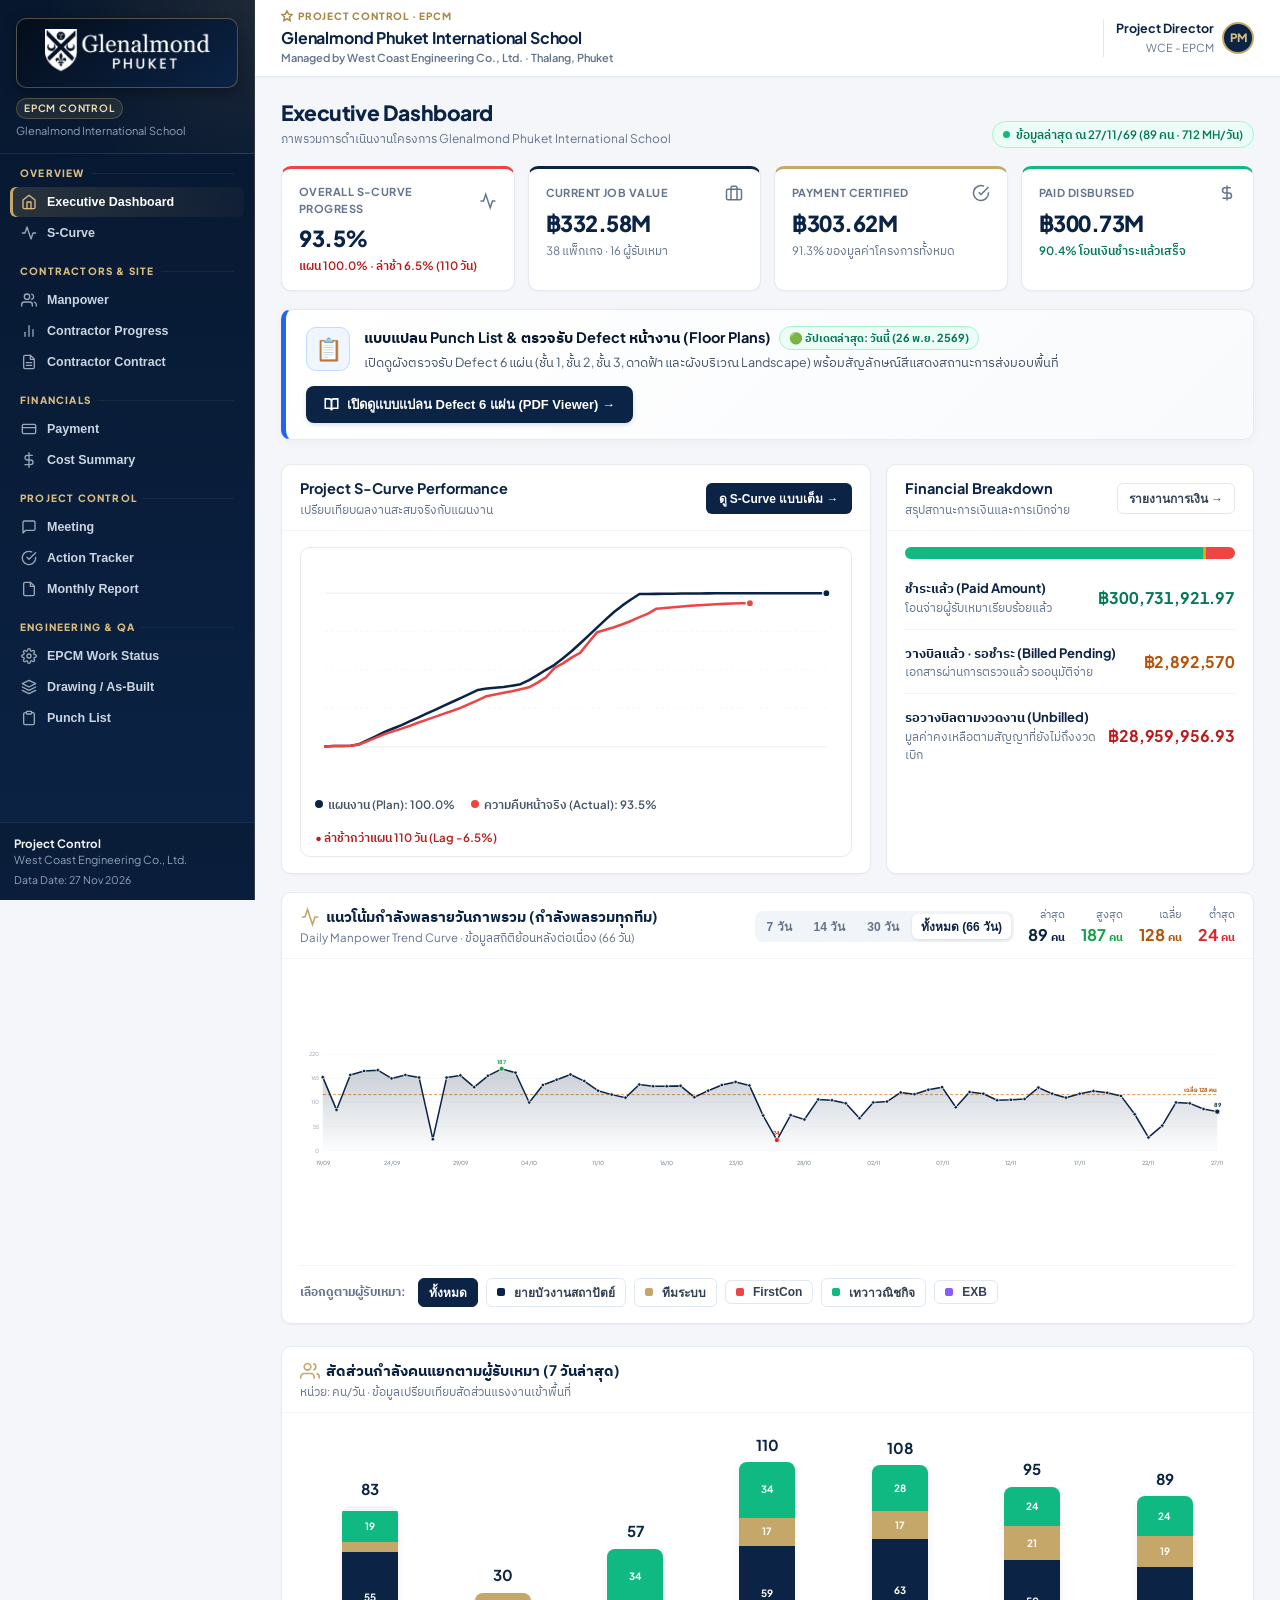
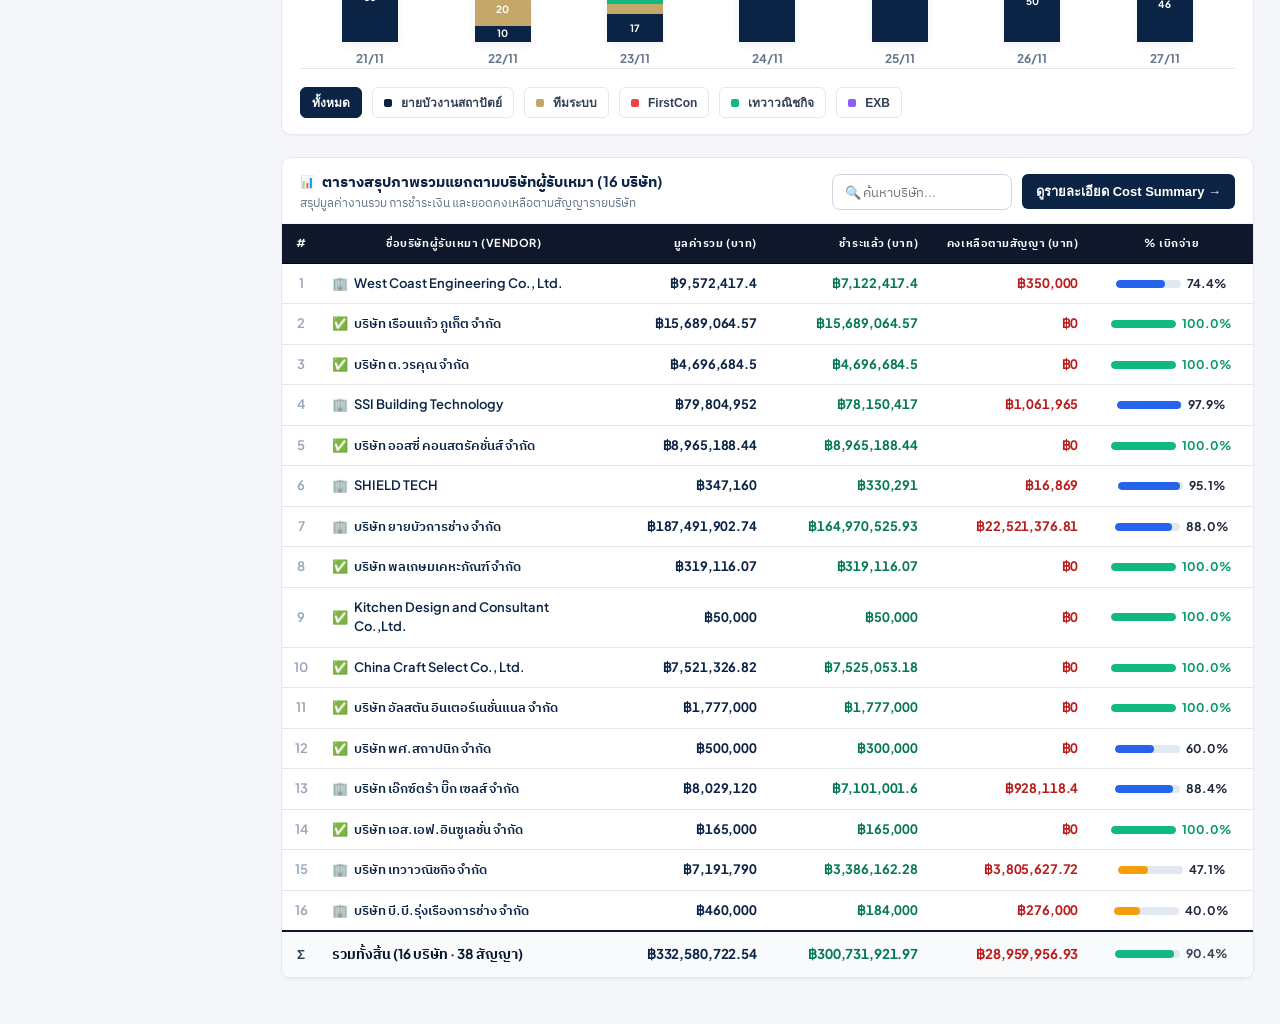
<file: index.html>
<!doctype html>
<html lang="th">
<head>
  <meta charset="utf-8">
  <meta name="viewport" content="width=device-width, initial-scale=1">
  <meta http-equiv="Cache-Control" content="no-cache, no-store, must-revalidate">
  <meta http-equiv="Pragma" content="no-cache">
  <meta http-equiv="Expires" content="0">
  <title>Glenalmond Phuket · Executive EPCM Control</title>
  <meta name="description" content="ระบบบริหารและควบคุมโครงการก่อสร้างโรงเรียนนานาชาติ Glenalmond Phuket — โดย West Coast Engineering Co., Ltd.">
  <link rel="icon" type="image/svg+xml" href="data:image/svg+xml,%3Csvg xmlns='http://www.w3.org/2000/svg' viewBox='0 0 64 64'%3E%3Crect width='64' height='64' rx='14' fill='%230b2345'/%3E%3Cpath d='M18 15h28v8H27v8h15v8H27v10h19v8H18z' fill='%23c5a869'/%3E%3C/svg%3E">
  
  <!-- Modern Harmonious Fonts -->
  <link rel="preconnect" href="https://fonts.googleapis.com">
  <link rel="preconnect" href="https://fonts.gstatic.com" crossorigin>
  <link href="https://fonts.googleapis.com/css2?family=IBM+Plex+Sans+Thai:wght@400;500;600;700&family=Plus+Jakarta+Sans:wght@400;500;600;700;800&display=swap" rel="stylesheet">
  
  <!-- Executive Design System -->
  <link rel="stylesheet" href="assets/style.css?v=38">
</head>
<body>
  <div class="app-layout">
    <!-- Sidebar Navigation -->
    <aside class="app-sidebar" id="sidebar">
      <div class="brand-section">
        <div class="brand-logo-wrap">
          <img class="brand-logo-img" src="assets/glenalmond-phuket-logo.png" alt="Glenalmond Phuket">
        </div>
        <div class="brand-badge">
          <span>EPCM Control</span>
        </div>
        <span class="brand-tagline">Glenalmond International School</span>
      </div>

      <nav class="sidebar-nav" id="sidebarNav">
        <!-- Rendered dynamically by app.js -->
      </nav>

      <div class="sidebar-footer">
        <b>Project Control</b>
        <span>West Coast Engineering Co., Ltd.</span>
        <div id="sidebarDataDate" style="font-size:10.5px;color:#94a3b8;margin-top:4px">Data Date: 25 Nov 2026</div>
      </div>
    </aside>

    <!-- Main Content Area -->
    <main class="app-main">
      <!-- Top Sticky Header -->
      <header class="top-header">
        <div class="header-left">
          <button class="mobile-menu-toggle" id="menuToggle" aria-label="Toggle Navigation">
            <svg width="22" height="22" viewBox="0 0 24 24" fill="none" stroke="currentColor" stroke-width="2.5"><line x1="3" y1="12" x2="21" y2="12"/><line x1="3" y1="6" x2="21" y2="6"/><line x1="3" y1="18" x2="21" y2="18"/></svg>
          </button>
          <div class="project-title-meta">
            <small>
              <svg width="12" height="12" viewBox="0 0 24 24" fill="none" stroke="currentColor" stroke-width="3"><polygon points="12 2 15.09 8.26 22 9.27 17 14.14 18.18 21.02 12 17.77 5.82 21.02 7 14.14 2 9.27 8.91 8.26 12 2"/></svg>
              PROJECT CONTROL · EPCM
            </small>
            <b>Glenalmond Phuket International School</b>
            <span class="project-contractor-sub">Managed by West Coast Engineering Co., Ltd. · Thalang, Phuket</span>
          </div>
        </div>

        <div class="header-right">
          <div class="user-badge">
            <div style="text-align:right">
              <b style="font-size:12.5px;display:block;color:var(--navy-850)">Project Director</b>
              <span style="font-size:11px;color:var(--slate-500)">WCE - EPCM</span>
            </div>
            <div class="user-avatar" title="Project Manager">PM</div>
          </div>
        </div>
      </header>

      <!-- Dynamic Screen Content -->
      <div class="page-container" id="screen">
        <!-- Rendered by app.js router -->
      </div>
    </main>
  </div>

  <!-- Project Scripts -->
  <script src="assets/scurve-data.js?v=58"></script>
  <script src="assets/payment-data.js?v=58"></script>
  <script src="assets/epcm-data.js?v=58"></script>
  <script src="assets/app.js?v=58"></script>

  <script>
    // Mobile Navigation Toggle
    const menuToggle = document.getElementById('menuToggle');
    const sidebar = document.getElementById('sidebar');
    if (menuToggle && sidebar) {
      menuToggle.onclick = () => sidebar.classList.toggle('open');
    }
  </script>
</body>
</html>
</file>
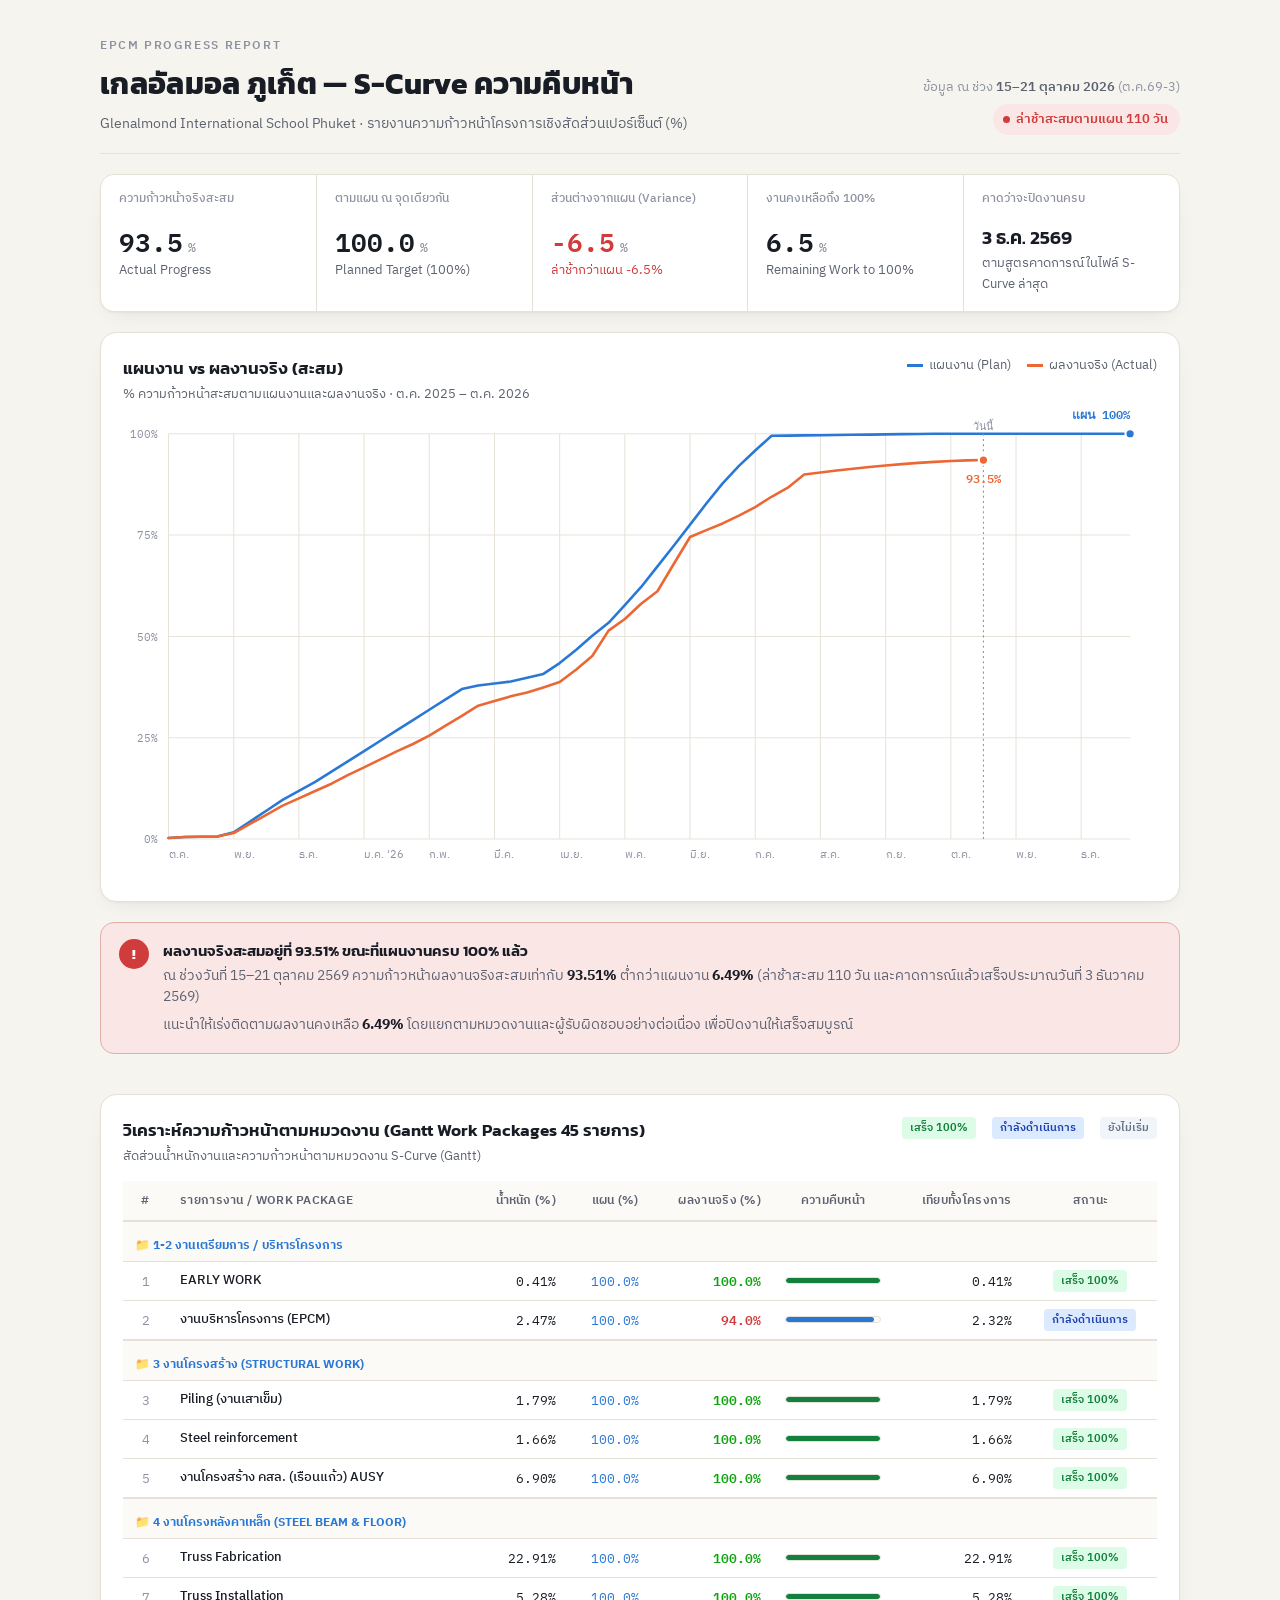
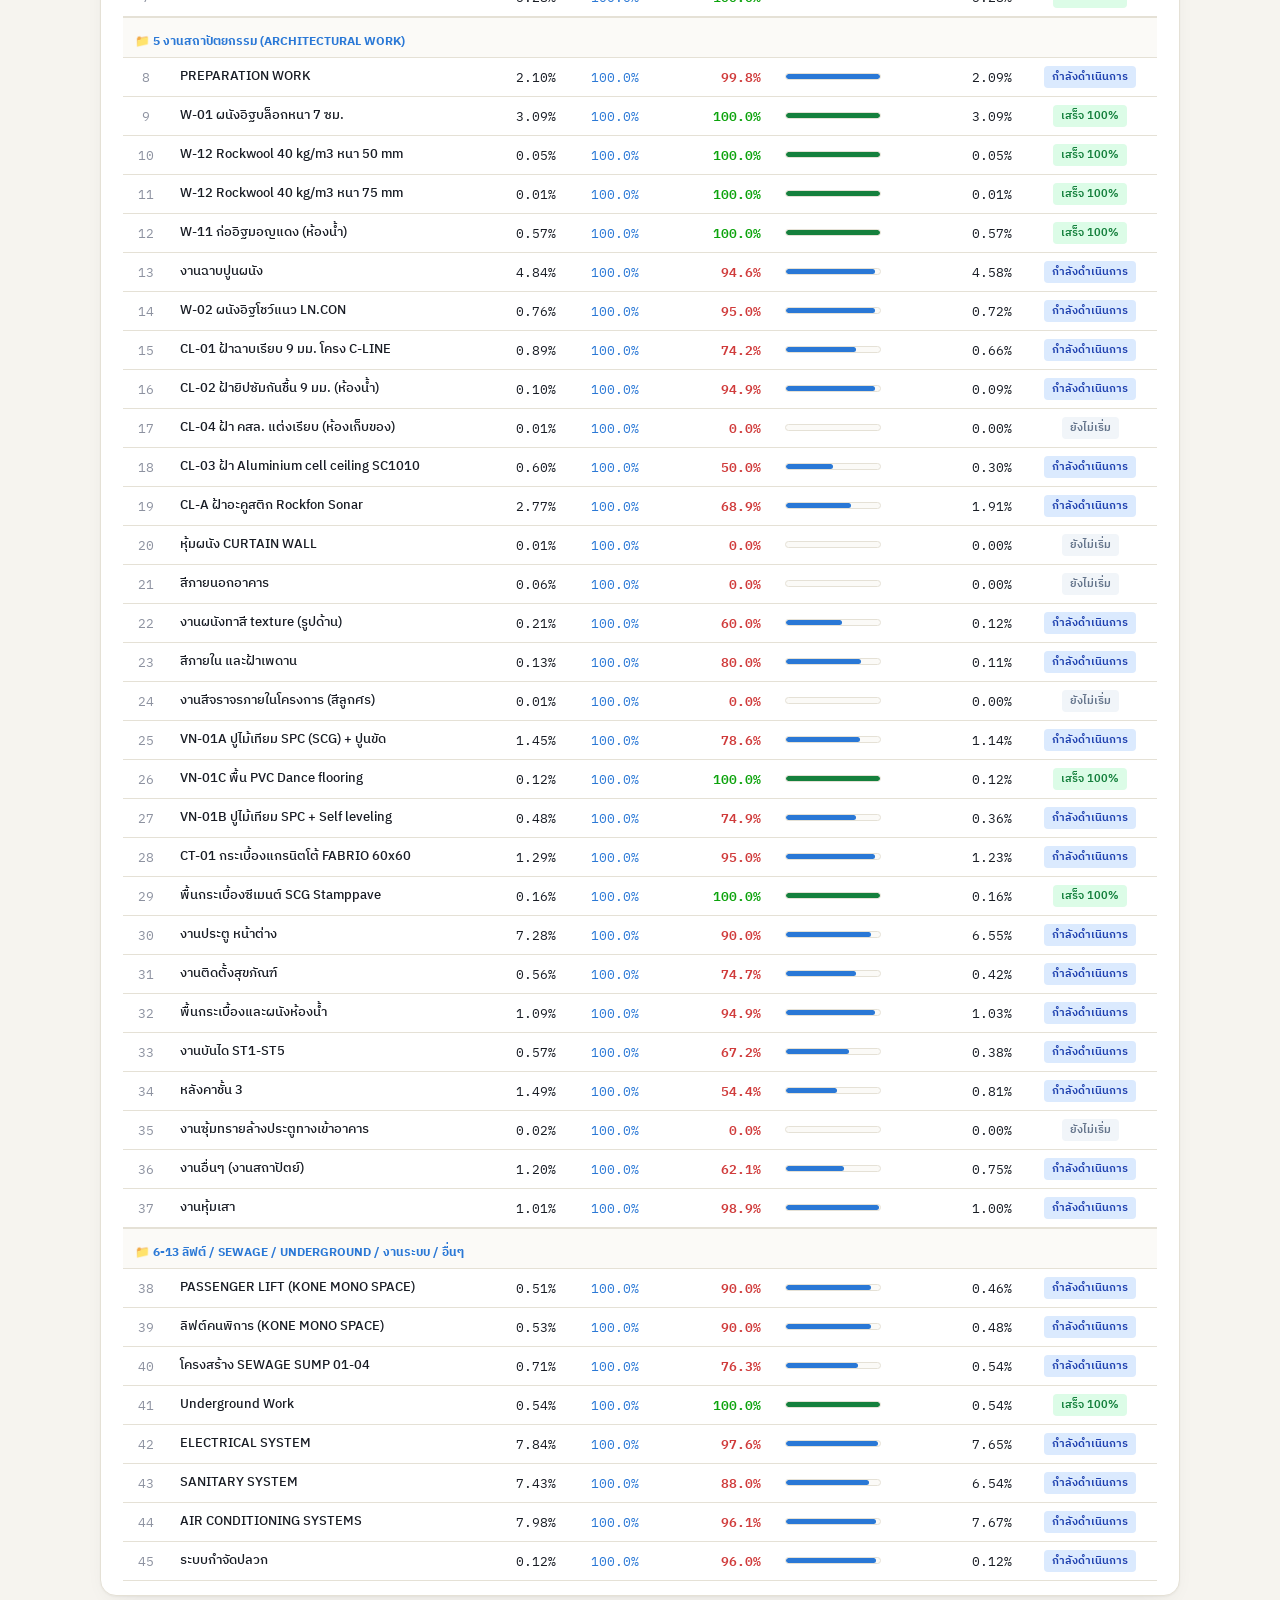
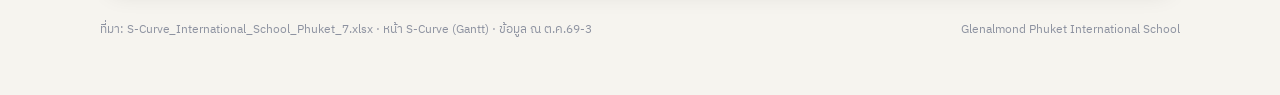
<file: assets/Glenalmond_SCurve_Report.html>
﻿<!doctype html>
<html lang="th">
<head>
<meta charset="utf-8">
<meta name="viewport" content="width=device-width, initial-scale=1">
<title>Glenalmond S-Curve</title>
<link rel="preconnect" href="https://fonts.googleapis.com">
<link rel="preconnect" href="https://fonts.gstatic.com" crossorigin>
<link href="https://fonts.googleapis.com/css2?family=Kanit:wght@500;600;700&family=IBM+Plex+Sans+Thai:wght@400;500;600;700&family=IBM+Plex+Mono:wght@500;600&display=swap" rel="stylesheet">

<style>
  :root{
    color-scheme: light;
    --bg:#f6f4ef;
    --surface:#ffffff;
    --surface-2:#fbfaf7;
    --border:#e5e1d6;
    --ink-1:#181c24;
    --ink-2:#5c6270;
    --ink-3:#8d92a0;
    --plan:#2a78d6;
    --plan-soft:#dce9fa;
    --actual:#eb6834;
    --actual-soft:#fbe4d8;
    --forecast:#a7abb5;
    --critical:#d03b3b;
    --critical-soft:#fbe6e6;
    --good:#0ca30c;
    --grid:#e7e3d8;
    --shadow: 0 1px 2px rgba(24,28,36,.04), 0 8px 24px -12px rgba(24,28,36,.12);
  }
  @media (prefers-color-scheme: dark){
    :root:not([data-theme="light"]){
      color-scheme: dark;
      --bg:#12151b;
      --surface:#1b1f27;
      --surface-2:#181c23;
      --border:#2a2f3a;
      --ink-1:#f2f3f6;
      --ink-2:#b0b6c2;
      --ink-3:#7d8493;
      --plan:#3987e5;
      --plan-soft:#1e3452;
      --actual:#e07540;
      --actual-soft:#4a2e1f;
      --forecast:#565c68;
      --critical:#e66767;
      --critical-soft:#3d2226;
      --good:#3fc23f;
      --grid:#262b35;
      --shadow: 0 1px 2px rgba(0,0,0,.3), 0 12px 28px -14px rgba(0,0,0,.5);
    }
  }
  :root[data-theme="dark"]{
    color-scheme: dark;
    --bg:#12151b;
    --surface:#1b1f27;
    --surface-2:#181c23;
    --border:#2a2f3a;
    --ink-1:#f2f3f6;
    --ink-2:#b0b6c2;
    --ink-3:#7d8493;
    --plan:#3987e5;
    --plan-soft:#1e3452;
    --actual:#e07540;
    --actual-soft:#4a2e1f;
    --forecast:#565c68;
    --critical:#e66767;
    --critical-soft:#3d2226;
    --good:#3fc23f;
    --grid:#262b35;
    --shadow: 0 1px 2px rgba(0,0,0,.3), 0 12px 28px -14px rgba(0,0,0,.5);
  }

  *{box-sizing:border-box;}
  body{
    background:var(--bg);
    color:var(--ink-1);
    font-family:'IBM Plex Sans Thai','Noto Sans Thai',sans-serif;
    padding-inline:16px;
  }
  .wrap{
    max-width:1080px;
    margin:0 auto;
    padding-block:28px 48px;
    display:flex;
    flex-direction:column;
    gap:20px;
  }
  .mono{ font-family:'IBM Plex Mono',ui-monospace,monospace; font-variant-numeric: tabular-nums; }
  .display{ font-family:'Kanit','Noto Sans Thai',sans-serif; }

  /* header */
  header.report-head{
    display:flex;
    flex-wrap:wrap;
    justify-content:space-between;
    align-items:flex-end;
    gap:16px;
    padding-bottom:18px;
    border-bottom:1px solid var(--border);
  }
  .head-left{ display:flex; flex-direction:column; gap:6px; min-width:260px; }
  .eyebrow{
    font-size:11.5px; letter-spacing:.14em; text-transform:uppercase;
    color:var(--ink-3); font-weight:600;
  }
  h1{
    font-family:'Kanit',sans-serif;
    font-weight:700;
    font-size:clamp(22px,4vw,30px);
    margin:0;
    text-wrap:balance;
    color:var(--ink-1);
    letter-spacing:.01em;
  }
  .head-sub{ color:var(--ink-2); font-size:14px; }
  .head-right{
    display:flex; flex-direction:column; align-items:flex-end; gap:4px;
    font-size:12.5px; color:var(--ink-3);
    text-align:right;
  }
  .head-right b{ color:var(--ink-2); font-weight:600; }
  .status-chip{
    display:inline-flex; align-items:center; gap:6px;
    background:var(--critical-soft); color:var(--critical);
    border-radius:999px; padding:5px 12px 5px 10px;
    font-size:12.5px; font-weight:600;
    margin-top:2px;
  }
  .status-chip .dot{ width:7px;height:7px;border-radius:50%;background:var(--critical); flex:none; }

  /* KPI row */
  .kpi-grid{
    display:grid;
    grid-template-columns:repeat(auto-fit,minmax(160px,1fr));
    gap:1px;
    background:var(--border);
    border:1px solid var(--border);
    border-radius:14px;
    overflow:hidden;
    box-shadow:var(--shadow);
  }
  .kpi{
    background:var(--surface);
    padding:16px 18px;
    display:flex; flex-direction:column; gap:6px;
  }
  .kpi .label{ font-size:12px; color:var(--ink-3); font-weight:500; line-height:1.35; min-height:2.6em; }
  .kpi .value{ font-size:26px; font-weight:600; line-height:1; color:var(--ink-1); display:flex; align-items:baseline; gap:5px;}
  .kpi .value small{ font-size:13px; color:var(--ink-3); font-weight:500; }
  .kpi .sub{ font-size:12.5px; color:var(--ink-2); }
  .kpi.neg .value{ color:var(--critical); }
  .kpi .sub.neg{ color:var(--critical); }

  /* chart card */
  .card{
    background:var(--surface);
    border:1px solid var(--border);
    border-radius:16px;
    padding:22px 22px 14px;
    box-shadow:var(--shadow);
  }
  .card-head{
    display:flex; flex-wrap:wrap; justify-content:space-between; align-items:flex-start; gap:10px;
    margin-bottom:6px;
  }
  .card-head h2{
    font-family:'Kanit',sans-serif; font-size:17px; font-weight:600; margin:0 0 2px;
    color:var(--ink-1);
  }
  .card-head p{ margin:0; font-size:13px; color:var(--ink-2); }
  .legend{ display:flex; gap:16px; flex-wrap:wrap; font-size:12.5px; color:var(--ink-2); }
  .legend .item{ display:flex; align-items:center; gap:6px; }
  .legend .swatch{ width:16px; height:0; border-top-width:3px; border-top-style:solid; flex:none; }
  .legend .swatch.dashed{ border-top-style:dashed; }

  .chart-shell{ position:relative; width:100%; }
  svg#scurve{ width:100%; height:auto; display:block; overflow:visible; }
  .axis-label{ fill:var(--ink-3); font-size:10.5px; font-family:'IBM Plex Mono',monospace; }
  .month-label{ fill:var(--ink-3); font-size:10.5px; font-family:'IBM Plex Sans Thai',sans-serif; }
  .gridline{ stroke:var(--grid); stroke-width:1; }
  .end-label{ font-family:'IBM Plex Mono',monospace; font-size:12px; font-weight:600; }

  .tooltip{
    position:absolute; pointer-events:none; z-index:5;
    background:var(--ink-1); color:var(--bg);
    font-size:12px; line-height:1.5; border-radius:9px;
    padding:9px 12px; box-shadow:var(--shadow);
    transform:translate(-50%,-110%); white-space:nowrap;
    opacity:0; transition:opacity .1s ease;
  }
  .tooltip b{ font-family:'IBM Plex Mono',monospace; }
  .tooltip .row{ display:flex; justify-content:space-between; gap:14px; }
  .tooltip .row+.row{ margin-top:2px; }
  .tooltip .k{ color:var(--ink-3); }

  /* insight callout */
  .insight{
    display:flex; gap:14px; align-items:flex-start;
    background:var(--critical-soft);
    border:1px solid color-mix(in srgb, var(--critical) 30%, var(--border));
    border-radius:14px; padding:16px 18px;
  }
  .insight .icon{
    flex:none; width:30px; height:30px; border-radius:50%;
    background:var(--critical); color:#fff;
    display:flex; align-items:center; justify-content:center;
    font-weight:700; font-family:'Kanit',sans-serif; font-size:15px;
  }
  .insight h3{ margin:0 0 4px; font-family:'Kanit',sans-serif; font-size:15px; font-weight:600; color:var(--ink-1); }
  .insight p{ margin:0; font-size:13.5px; line-height:1.6; color:var(--ink-2); }
  .insight p+p{ margin-top:6px; }
  .insight b{ color:var(--ink-1); }

  footer{
    display:flex; justify-content:space-between; flex-wrap:wrap; gap:6px;
    font-size:11.5px; color:var(--ink-3); padding-top:4px;
  }

  /* Gantt Table styling */
  .gantt-table {
    width: 100%; border-collapse: collapse; font-size: 12.5px; text-align: left;
  }
  .gantt-table th {
    background: var(--surface-2); color: var(--ink-2); font-weight: 600; padding: 10px 12px;
    border-bottom: 2px solid var(--border); font-size: 11.5px; text-transform: uppercase; letter-spacing: 0.3px;
  }
  .gantt-table td {
    padding: 8px 12px; border-bottom: 1px solid var(--border); color: var(--ink-1); vertical-align: middle;
  }
  .gantt-table tr:hover td { background: rgba(0,0,0,0.015); }
  .gantt-table tr.group-row td {
    background: var(--surface-2); font-weight: 700; color: var(--plan); font-size: 12px;
    padding-top: 14px; padding-bottom: 6px; border-top: 2px solid var(--border);
  }
  .prog-track {
    width: 100%; height: 7px; background: var(--surface-2); border-radius: 4px; overflow: hidden; border: 1px solid var(--border);
  }
  .prog-fill { height: 100%; border-radius: 4px; }
  .badge-done { background: #dcfce7; color: #15803d; padding: 2px 8px; border-radius: 4px; font-weight: 600; font-size: 11px; }
  .badge-prog { background: #dbeafe; color: #1e40af; padding: 2px 8px; border-radius: 4px; font-weight: 600; font-size: 11px; }
  .badge-pend { background: #f1f5f9; color: #64748b; padding: 2px 8px; border-radius: 4px; font-weight: 600; font-size: 11px; }

  @media (max-width:560px){
    .head-right{ align-items:flex-start; text-align:left; }
    header.report-head{ flex-direction:column; align-items:flex-start; }
  }
</style>

<div class="wrap">

  <header class="report-head">
    <div class="head-left">
      <span class="eyebrow">EPCM Progress Report</span>
      <h1>เกลอัลมอล ภูเก็ต — S-Curve ความคืบหน้า</h1>
      <span class="head-sub">Glenalmond International School Phuket · รายงานความก้าวหน้าโครงการเชิงสัดส่วนเปอร์เซ็นต์ (%)</span>
    </div>
    <div class="head-right">
      <span>ข้อมูล ณ ช่วง <b>15–21 ตุลาคม 2026</b> (ต.ค.69-3)</span>
      <span class="status-chip"><span class="dot"></span>ล่าช้าสะสมตามแผน 110 วัน</span>
    </div>
  </header>

  <section class="kpi-grid">
    <div class="kpi">
      <div class="label">ความก้าวหน้าจริงสะสม</div>
      <div class="value mono">93.5<small>%</small></div>
      <div class="sub">Actual Progress</div>
    </div>
    <div class="kpi">
      <div class="label">ตามแผน ณ จุดเดียวกัน</div>
      <div class="value mono">100.0<small>%</small></div>
      <div class="sub">Planned Target (100%)</div>
    </div>
    <div class="kpi neg">
      <div class="label">ส่วนต่างจากแผน (Variance)</div>
      <div class="value mono">-6.5<small>%</small></div>
      <div class="sub neg">ล่าช้ากว่าแผน -6.5%</div>
    </div>
    <div class="kpi">
      <div class="label">งานคงเหลือถึง 100%</div>
      <div class="value mono">6.5<small>%</small></div>
      <div class="sub">Remaining Work to 100%</div>
    </div>
    <div class="kpi">
      <div class="label">คาดว่าจะปิดงานครบ</div>
      <div class="value display" style="font-size:19px;font-weight:600;">3 ธ.ค. 2569</div>
      <div class="sub">ตามสูตรคาดการณ์ในไฟล์ S-Curve ล่าสุด</div>
    </div>
  </section>

  <section class="card">
    <div class="card-head">
      <div>
        <h2>แผนงาน vs ผลงานจริง (สะสม)</h2>
        <p>% ความก้าวหน้าสะสมตามแผนงานและผลงานจริง · ต.ค. 2025 – ต.ค. 2026</p>
      </div>
      <div class="legend">
        <span class="item"><span class="swatch" style="border-color:var(--plan)"></span>แผนงาน (Plan)</span>
        <span class="item"><span class="swatch" style="border-color:var(--actual)"></span>ผลงานจริง (Actual)</span>
      </div>
    </div>
    <div class="chart-shell">
      <svg id="scurve" viewBox="0 0 1000 460" preserveAspectRatio="xMidYMid meet"></svg>
      <div class="tooltip" id="tooltip"></div>
    </div>
  </section>

  <section class="insight">
    <div class="icon">!</div>
    <div>
      <h3>ผลงานจริงสะสมอยู่ที่ 93.51% ขณะที่แผนงานครบ 100% แล้ว</h3>
      <p>ณ ช่วงวันที่ 15–21 ตุลาคม 2569 ความก้าวหน้าผลงานจริงสะสมเท่ากับ <b>93.51%</b> ต่ำกว่าแผนงาน <b>6.49%</b> (ล่าช้าสะสม 110 วัน และคาดการณ์แล้วเสร็จประมาณวันที่ 3 ธันวาคม 2569)</p>
      <p>แนะนำให้เร่งติดตามผลงานคงเหลือ <b>6.49%</b> โดยแยกตามหมวดงานและผู้รับผิดชอบอย่างต่อเนื่อง เพื่อปิดงานให้เสร็จสมบูรณ์</p>
    </div>
  </section>

  <section class="card" id="ganttSection" style="margin-top:20px">
    <div class="card-head">
      <div>
        <h2>วิเคราะห์ความก้าวหน้าตามหมวดงาน (Gantt Work Packages 45 รายการ)</h2>
        <p>สัดส่วนน้ำหนักงานและความก้าวหน้าตามหมวดงาน S-Curve (Gantt)</p>
      </div>
      <div class="legend">
        <span class="item"><span class="badge-done">เสร็จ 100%</span></span>
        <span class="item"><span class="badge-prog">กำลังดำเนินการ</span></span>
        <span class="item"><span class="badge-pend">ยังไม่เริ่ม</span></span>
      </div>
    </div>
    <div style="overflow-x:auto;margin-top:14px">
      <table class="gantt-table" id="ganttTable">
        <thead>
          <tr>
            <th style="width:45px;text-align:center">#</th>
            <th>รายการงาน / Work Package</th>
            <th style="text-align:right">น้ำหนัก (%)</th>
            <th style="text-align:right">แผน (%)</th>
            <th style="text-align:right">ผลงานจริง (%)</th>
            <th style="width:120px;text-align:center">ความคืบหน้า</th>
            <th style="text-align:right">เทียบทั้งโครงการ</th>
            <th style="text-align:center">สถานะ</th>
          </tr>
        </thead>
        <tbody id="ganttTbody"></tbody>
      </table>
    </div>
  </section>

  <footer>
    <span>ที่มา: S-Curve_International_School_Phuket_7.xlsx · หน้า S-Curve (Gantt) · ข้อมูล ณ ต.ค.69-3</span>
    <span>Glenalmond Phuket International School</span>
  </footer>

</div>

<script src="scurve-data.js"></script>
<script>
(function(){
  var series = [
    {"i":0,"month":"ต.ค.","year":2025,"week":1,"isMonthStart":true,"plan":0.00257,"actual":0.00257},
    {"i":1,"month":"ต.ค.","year":2025,"week":2,"isMonthStart":false,"plan":0.00515,"actual":0.00515},
    {"i":2,"month":"ต.ค.","year":2025,"week":3,"isMonthStart":false,"plan":0.00566,"actual":0.00566},
    {"i":3,"month":"ต.ค.","year":2025,"week":4,"isMonthStart":false,"plan":0.00618,"actual":0.00617},
    {"i":4,"month":"พ.ย.","year":2025,"week":1,"isMonthStart":true,"plan":0.0165,"actual":0.01494},
    {"i":5,"month":"พ.ย.","year":2025,"week":2,"isMonthStart":false,"plan":0.04319,"actual":0.03744},
    {"i":6,"month":"พ.ย.","year":2025,"week":3,"isMonthStart":false,"plan":0.06987,"actual":0.05995},
    {"i":7,"month":"พ.ย.","year":2025,"week":4,"isMonthStart":false,"plan":0.09656,"actual":0.08246},
    {"i":8,"month":"ธ.ค.","year":2025,"week":1,"isMonthStart":true,"plan":0.11878,"actual":0.1005},
    {"i":9,"month":"ธ.ค.","year":2025,"week":2,"isMonthStart":false,"plan":0.141,"actual":0.11854},
    {"i":10,"month":"ธ.ค.","year":2025,"week":3,"isMonthStart":false,"plan":0.16633,"actual":0.13658},
    {"i":11,"month":"ธ.ค.","year":2025,"week":4,"isMonthStart":false,"plan":0.19165,"actual":0.15779},
    {"i":12,"month":"ม.ค.","year":2026,"week":1,"isMonthStart":true,"plan":0.21698,"actual":0.17687},
    {"i":13,"month":"ม.ค.","year":2026,"week":2,"isMonthStart":false,"plan":0.2425,"actual":0.1966},
    {"i":14,"month":"ม.ค.","year":2026,"week":3,"isMonthStart":false,"plan":0.26803,"actual":0.21621},
    {"i":15,"month":"ม.ค.","year":2026,"week":4,"isMonthStart":false,"plan":0.29355,"actual":0.2345},
    {"i":16,"month":"ก.พ.","year":2026,"week":1,"isMonthStart":true,"plan":0.31908,"actual":0.25537},
    {"i":17,"month":"ก.พ.","year":2026,"week":2,"isMonthStart":false,"plan":0.3446,"actual":0.27968},
    {"i":18,"month":"ก.พ.","year":2026,"week":3,"isMonthStart":false,"plan":0.37013,"actual":0.30386},
    {"i":19,"month":"ก.พ.","year":2026,"week":4,"isMonthStart":false,"plan":0.37909,"actual":0.32907},
    {"i":20,"month":"มี.ค.","year":2026,"week":1,"isMonthStart":true,"plan":0.38387,"actual":0.34045},
    {"i":21,"month":"มี.ค.","year":2026,"week":2,"isMonthStart":false,"plan":0.38866,"actual":0.35214},
    {"i":22,"month":"มี.ค.","year":2026,"week":3,"isMonthStart":false,"plan":0.39801,"actual":0.36137},
    {"i":23,"month":"มี.ค.","year":2026,"week":4,"isMonthStart":false,"plan":0.40736,"actual":0.37391},
    {"i":24,"month":"เม.ย.","year":2026,"week":1,"isMonthStart":true,"plan":0.43421,"actual":0.38736},
    {"i":25,"month":"เม.ย.","year":2026,"week":2,"isMonthStart":false,"plan":0.46645,"actual":0.41786},
    {"i":26,"month":"เม.ย.","year":2026,"week":3,"isMonthStart":false,"plan":0.50151,"actual":0.45168},
    {"i":27,"month":"เม.ย.","year":2026,"week":4,"isMonthStart":false,"plan":0.53348,"actual":0.51418},
    {"i":28,"month":"พ.ค.","year":2026,"week":1,"isMonthStart":true,"plan":0.5769,"actual":0.54307},
    {"i":29,"month":"พ.ค.","year":2026,"week":2,"isMonthStart":false,"plan":0.62203,"actual":0.58061},
    {"i":30,"month":"พ.ค.","year":2026,"week":3,"isMonthStart":false,"plan":0.67284,"actual":0.61147},
    {"i":31,"month":"พ.ค.","year":2026,"week":4,"isMonthStart":false,"plan":0.72365,"actual":0.67849},
    {"i":32,"month":"มิ.ย.","year":2026,"week":1,"isMonthStart":true,"plan":0.77573,"actual":0.74524},
    {"i":33,"month":"มิ.ย.","year":2026,"week":2,"isMonthStart":false,"plan":0.82781,"actual":0.76229},
    {"i":34,"month":"มิ.ย.","year":2026,"week":3,"isMonthStart":false,"plan":0.87751,"actual":0.77868},
    {"i":35,"month":"มิ.ย.","year":2026,"week":4,"isMonthStart":false,"plan":0.92062,"actual":0.79783},
    {"i":36,"month":"ก.ค.","year":2026,"week":1,"isMonthStart":true,"plan":0.95875,"actual":0.81913},
    {"i":37,"month":"ก.ค.","year":2026,"week":2,"isMonthStart":false,"plan":0.99486,"actual":0.8444},
    {"i":38,"month":"ก.ค.","year":2026,"week":3,"isMonthStart":false,"plan":0.99538,"actual":0.86657},
    {"i":39,"month":"ก.ค.","year":2026,"week":4,"isMonthStart":false,"plan":0.99589,"actual":0.89887},
    {"i":40,"month":"ส.ค.","year":2026,"week":1,"isMonthStart":true,"plan":0.9964,"actual":null,"forecast":0.92413},
    {"i":41,"month":"ส.ค.","year":2026,"week":2,"isMonthStart":false,"plan":0.99692,"actual":null,"forecast":0.94939},
    {"i":42,"month":"ส.ค.","year":2026,"week":3,"isMonthStart":false,"plan":0.99743,"actual":null,"forecast":0.97465},
    {"i":43,"month":"ส.ค.","year":2026,"week":4,"isMonthStart":false,"plan":0.99794,"actual":null,"forecast":0.99991},
    {"i":44,"month":"ก.ย.","year":2026,"week":1,"isMonthStart":true,"plan":0.99846,"actual":null,"forecast":1.0},
    {"i":45,"month":"ก.ย.","year":2026,"week":2,"isMonthStart":false,"plan":0.99897,"actual":null},
    {"i":46,"month":"ก.ย.","year":2026,"week":3,"isMonthStart":false,"plan":0.99949,"actual":null},
    {"i":47,"month":"ก.ย.","year":2026,"week":4,"isMonthStart":false,"plan":1.0,"actual":null}
  ];

  series = window.SCURVE_SERIES || series;
  var LAST_ACTUAL = series.findLastIndex(function(pt){ return pt.actual != null; });

  var svg = document.getElementById('scurve');
  var svgNS = 'http://www.w3.org/2000/svg';
  var W = 1000, H = 460;
  var M = {top:22, right:26, bottom:46, left:44};
  var plotW = W - M.left - M.right;
  var plotH = H - M.top - M.bottom;
  var n = series.length;

  function x(i){ return M.left + (i/(n-1))*plotW; }
  function y(v){ return M.top + (1-v)*plotH; }

  var css = getComputedStyle(document.documentElement);
  function tok(name){ return css.getPropertyValue(name).trim(); }

  function el(tag, attrs){
    var e = document.createElementNS(svgNS, tag);
    for (var k in attrs) e.setAttribute(k, attrs[k]);
    return e;
  }

  function render(){
    svg.innerHTML = '';
    var plan = tok('--plan'), actual = tok('--actual'), forecast = tok('--forecast'),
        grid = tok('--grid'), ink3 = tok('--ink-3'), ink1 = tok('--ink-1'), surface = tok('--surface');

    // gridlines + y labels
    [0,.25,.5,.75,1].forEach(function(v){
      var gy = y(v);
      svg.appendChild(el('line', {x1:M.left, x2:W-M.right, y1:gy, y2:gy, class:'gridline'}));
      var t = el('text', {x:M.left-10, y:gy+4, class:'axis-label', 'text-anchor':'end'});
      t.textContent = Math.round(v*100) + '%';
      svg.appendChild(t);
    });

    // month ticks
    series.forEach(function(d){
      if(!d.isMonthStart) return;
      var gx = x(d.i);
      svg.appendChild(el('line', {x1:gx, x2:gx, y1:M.top, y2:H-M.bottom, class:'gridline'}));
      var t = el('text', {x:gx, y:H-M.bottom+18, class:'month-label', 'text-anchor':'start'});
      t.textContent = d.month + (d.month==='ม.ค.' ? " '"+String(d.year).slice(2) : '');
      svg.appendChild(t);
    });

    function path(key, upto){
      var d = '';
      series.forEach(function(pt){
        if(pt.i>upto || pt[key]==null) return;
        d += (d?' L ':'M ') + x(pt.i).toFixed(2) + ' ' + y(pt[key]).toFixed(2);
      });
      return d;
    }

    // plan line (full)
    svg.appendChild(el('path', {d:path('plan', n-1), fill:'none', stroke:plan, 'stroke-width':2.5, 'stroke-linecap':'round', 'stroke-linejoin':'round'}));

    // actual line (solid, up to last actual)
    svg.appendChild(el('path', {d:path('actual', LAST_ACTUAL), fill:'none', stroke:actual, 'stroke-width':2.5, 'stroke-linecap':'round', 'stroke-linejoin':'round'}));

    // forecast line: connect last actual -> forecast points, dashed
    var fPath = 'M ' + x(LAST_ACTUAL).toFixed(2) + ' ' + y(series[LAST_ACTUAL].actual).toFixed(2);
    series.forEach(function(pt){
      if(pt.forecast!=null) fPath += ' L ' + x(pt.i).toFixed(2) + ' ' + y(pt.forecast).toFixed(2);
    });
    svg.appendChild(el('path', {d:fPath, fill:'none', stroke:forecast, 'stroke-width':2, 'stroke-dasharray':'5 4', 'stroke-linecap':'round'}));

    // today marker
    var tx = x(LAST_ACTUAL);
    svg.appendChild(el('line', {x1:tx, x2:tx, y1:M.top, y2:H-M.bottom, stroke:ink3, 'stroke-width':1, 'stroke-dasharray':'2 3'}));
    var todayLbl = el('text', {x:tx, y:M.top-4, class:'axis-label', 'text-anchor':'middle'});
    todayLbl.textContent = 'วันนี้';
    todayLbl.setAttribute('fill', ink3);
    svg.appendChild(todayLbl);

    // end markers + labels
    function marker(cx, cy, color){
      svg.appendChild(el('circle', {cx:cx, cy:cy, r:4.5, fill:color, stroke:surface, 'stroke-width':2}));
    }
    marker(x(n-1), y(series[n-1].plan), plan);
    var planEndLbl = el('text', {x:x(n-1), y:y(series[n-1].plan)-14, class:'end-label', 'text-anchor':'end'});
    planEndLbl.textContent = 'แผน 100%'; planEndLbl.setAttribute('fill', plan);
    svg.appendChild(planEndLbl);

    marker(x(LAST_ACTUAL), y(series[LAST_ACTUAL].actual), actual);
    var actEndLbl = el('text', {x:x(LAST_ACTUAL), y:y(series[LAST_ACTUAL].actual)+22, class:'end-label', 'text-anchor':'middle'});
    actEndLbl.textContent = '93.5%'; actEndLbl.setAttribute('fill', actual);
    svg.appendChild(actEndLbl);

    var lastF = null;
    series.forEach(function(pt){ if(pt.forecast!=null) lastF = pt; });
    if(lastF){
      marker(x(lastF.i), y(lastF.forecast), forecast);
      var fLbl = el('text', {x:x(lastF.i), y:y(lastF.forecast)+22, class:'end-label', 'text-anchor':'middle'});
      fLbl.textContent = 'คาดการณ์ ~100%'; fLbl.setAttribute('fill', ink3);
      svg.appendChild(fLbl);
    }

    // hover layer
    var tooltip = document.getElementById('tooltip');
    var hoverGroup = el('g', {});
    svg.appendChild(hoverGroup);
    var cursorLine = el('line', {y1:M.top, y2:H-M.bottom, stroke:ink3, 'stroke-width':1, opacity:0});
    hoverGroup.appendChild(cursorLine);
    var dotPlan = el('circle', {r:5, fill:plan, stroke:surface, 'stroke-width':2, opacity:0});
    var dotActual = el('circle', {r:5, fill:actual, stroke:surface, 'stroke-width':2, opacity:0});
    hoverGroup.appendChild(dotPlan);
    hoverGroup.appendChild(dotActual);

    var step = plotW/(n-1);
    series.forEach(function(pt){
      var hit = el('rect', {x:x(pt.i)-step/2, y:M.top, width:step, height:plotH, fill:'transparent'});
      hit.addEventListener('mousemove', function(evt){ showTip(pt, evt); });
      hit.addEventListener('mouseenter', function(evt){ showTip(pt, evt); });
      hit.addEventListener('mouseleave', hideTip);
      hoverGroup.appendChild(hit);
    });

    function showTip(pt, evt){
      cursorLine.setAttribute('x1', x(pt.i)); cursorLine.setAttribute('x2', x(pt.i)); cursorLine.setAttribute('opacity', 1);
      var rows = [];
      rows.push('<div class="row"><span class="k">แผน</span><b>'+(pt.plan*100).toFixed(1)+'%</b></div>');
      if(pt.actual!=null){
        dotPlan.setAttribute('cx', x(pt.i)); dotPlan.setAttribute('cy', y(pt.plan)); dotPlan.setAttribute('opacity',1);
        dotActual.setAttribute('cx', x(pt.i)); dotActual.setAttribute('cy', y(pt.actual)); dotActual.setAttribute('opacity',1);
        rows.push('<div class="row"><span class="k">จริง</span><b>'+(pt.actual*100).toFixed(1)+'%</b></div>');
      } else if(pt.forecast!=null){
        dotPlan.setAttribute('cx', x(pt.i)); dotPlan.setAttribute('cy', y(pt.plan)); dotPlan.setAttribute('opacity',1);
        dotActual.setAttribute('cx', x(pt.i)); dotActual.setAttribute('cy', y(pt.forecast)); dotActual.setAttribute('opacity',1);
        rows.push('<div class="row"><span class="k">แนวโน้ม</span><b>'+(pt.forecast*100).toFixed(1)+'%</b></div>');
      } else {
        dotPlan.setAttribute('cx', x(pt.i)); dotPlan.setAttribute('cy', y(pt.plan)); dotPlan.setAttribute('opacity',1);
        dotActual.setAttribute('opacity',0);
      }
      var label = pt.month + ' ' + (pt.year+543-2000) + ' สัปดาห์ ' + pt.week;
      tooltip.innerHTML = '<div style="font-weight:600;margin-bottom:4px">'+label+'</div>' + rows.join('');
      var rect = svg.getBoundingClientRect();
      var shellRect = svg.parentElement.getBoundingClientRect();
      var px = (x(pt.i)/W)*rect.width + (rect.left - shellRect.left);
      var py = (y(pt.actual!=null?pt.actual:(pt.forecast!=null?pt.forecast:pt.plan))/H)*rect.height + (rect.top - shellRect.top);
      tooltip.style.left = px+'px';
      tooltip.style.top = py+'px';
      tooltip.style.opacity = 1;
    }
    function hideTip(){
      tooltip.style.opacity = 0;
      cursorLine.setAttribute('opacity',0);
      dotPlan.setAttribute('opacity',0);
      dotActual.setAttribute('opacity',0);
    }
  }

  function renderGantt() {
    var tbody = document.getElementById('ganttTbody');
    if (!tbody || !window.SCURVE_GANTT_ITEMS) return;
    var items = window.SCURVE_GANTT_ITEMS;
    var currentGroup = '';
    var html = '';

    items.forEach(function(item) {
      if (item.group !== currentGroup) {
        currentGroup = item.group;
        html += '<tr class="group-row"><td colspan="8">📁 ' + currentGroup + '</td></tr>';
      }
      var statusClass = item.status === 'เสร็จ 100%' ? 'badge-done' : (item.status === 'ยังไม่เริ่ม' ? 'badge-pend' : 'badge-prog');
      var barColor = item.actualPct >= 100 ? '#15803d' : (item.actualPct > 0 ? '#2a78d6' : '#cbd5e1');

      html += '<tr>' +
        '<td style="text-align:center;color:var(--ink-3);font-family:\'IBM Plex Mono\',monospace">' + item.no + '</td>' +
        '<td style="font-weight:500">' + item.desc + '</td>' +
        '<td style="text-align:right;font-family:\'IBM Plex Mono\',monospace">' + item.weight.toFixed(2) + '%</td>' +
        '<td style="text-align:right;font-family:\'IBM Plex Mono\',monospace;color:var(--plan)">' + item.planPct.toFixed(1) + '%</td>' +
        '<td style="text-align:right;font-family:\'IBM Plex Mono\',monospace;font-weight:600;color:' + (item.actualPct < item.planPct ? 'var(--critical)' : 'var(--good)') + '">' + item.actualPct.toFixed(1) + '%</td>' +
        '<td>' +
          '<div class="prog-track">' +
            '<div class="prog-fill" style="width:' + Math.min(100, item.actualPct) + '%;background:' + barColor + '"></div>' +
          '</div>' +
        '</td>' +
        '<td style="text-align:right;font-family:\'IBM Plex Mono\',monospace">' + item.actualProjectPct.toFixed(2) + '%</td>' +
        '<td style="text-align:center"><span class="' + statusClass + '">' + item.status + '</span></td>' +
      '</tr>';
    });

    tbody.innerHTML = html;
  }

  render();
  renderGantt();
  window.addEventListener('resize', render);
})();
</script>

</html>
</file>
<file: assets/style.css>
﻿/* Glenalmond Phuket EPCM Control — Harmonious Executive Design System */
@import url('https://fonts.googleapis.com/css2?family=IBM+Plex+Sans+Thai:wght@400;500;600;700&family=Plus+Jakarta+Sans:wght@400;500;600;700;800&display=swap');

:root {
  --navy-950: #040d1a;
  --navy-900: #07172e;
  --navy-850: #0b2345;
  --navy-800: #12315e;
  --navy-700: #1c437c;
  --gold-500: #c5a869;
  --gold-400: #d8bc7f;
  --gold-300: #ebd8aa;
  --gold-600: #a7894a;
  --gold-soft: rgba(197, 168, 105, 0.12);
  --gold-glow: rgba(197, 168, 105, 0.35);

  --slate-50: #f8fafc;
  --slate-100: #f1f5f9;
  --slate-200: #e2e8f0;
  --slate-300: #cbd5e1;
  --slate-400: #94a3b8;
  --slate-500: #64748b;
  --slate-600: #475569;
  --slate-700: #334155;
  --slate-800: #1e293b;
  --slate-900: #0f172a;

  --emerald-500: #10b981;
  --emerald-600: #059669;
  --emerald-50: #ecfdf5;
  --emerald-700: #047857;
  --amber-500: #f59e0b;
  --amber-600: #d97706;
  --amber-50: #fffbeb;
  --amber-700: #b45309;
  --rose-500: #ef4444;
  --rose-50: #fef2f2;
  --rose-700: #b91c1c;
  --blue-500: #3b82f6;
  --blue-50: #eff6ff;
  --purple-500: #8b5cf6;
  --purple-50: #f5f3ff;

  --bg-app: #f4f6fa;
  --surface-card: #ffffff;
  --border-card: #e5e9f0;
  --shadow-sm: 0 1px 2px rgba(11, 35, 69, 0.04);
  --shadow-md: 0 4px 10px -2px rgba(11, 35, 69, 0.05), 0 2px 4px -1px rgba(11, 35, 69, 0.02);
  --shadow-lg: 0 10px 22px -5px rgba(11, 35, 69, 0.07), 0 3px 8px -2px rgba(11, 35, 69, 0.03);
  --shadow-gold: 0 3px 12px rgba(197, 168, 105, 0.22);
  --radius-sm: 6px;
  --radius-md: 10px;
  --radius-lg: 13px;
  --radius-xl: 16px;
}

* { box-sizing: border-box; margin: 0; padding: 0; }

body {
  font-family: 'Plus Jakarta Sans', 'IBM Plex Sans Thai', -apple-system, BlinkMacSystemFont, 'Segoe UI', Roboto, sans-serif;
  background-color: var(--bg-app);
  color: var(--slate-700);
  font-size: 13px;
  line-height: 1.5;
  -webkit-font-smoothing: antialiased;
  min-height: 100vh;
}

/* App Shell Layout */
.app-layout {
  display: grid;
  grid-template-columns: 255px 1fr;
  min-height: 100vh;
}

/* Sidebar Styling */
.app-sidebar {
  background: linear-gradient(180deg, var(--navy-900) 0%, var(--navy-850) 100%);
  color: #e2e8f0;
  height: 100vh;
  position: sticky;
  top: 0;
  overflow-y: auto;
  border-right: 1px solid rgba(197, 168, 105, 0.22);
  display: flex;
  flex-direction: column;
  z-index: 40;
}

.brand-section {
  padding: 18px 16px 14px;
  border-bottom: 1px solid rgba(255, 255, 255, 0.08);
  background: radial-gradient(circle at top right, rgba(197, 168, 105, 0.12), transparent 70%);
}

.brand-logo-wrap {
  background: linear-gradient(145deg, #040d1a 0%, #0b2345 100%);
  padding: 10px 14px;
  border-radius: var(--radius-md);
  box-shadow: 0 4px 14px rgba(0, 0, 0, 0.35);
  margin-bottom: 10px;
  display: flex;
  align-items: center;
  justify-content: center;
  border: 1px solid rgba(197, 168, 105, 0.4);
}

.brand-logo-img {
  width: 100%;
  max-width: 165px;
  height: auto;
  display: block;
}

.brand-badge {
  display: inline-flex;
  align-items: center;
  gap: 5px;
  background: var(--gold-soft);
  color: var(--gold-300);
  font-size: 10px;
  font-weight: 700;
  letter-spacing: 0.08em;
  text-transform: uppercase;
  padding: 2px 7px;
  border-radius: 16px;
  border: 1px solid rgba(197, 168, 105, 0.3);
}

.brand-tagline {
  color: var(--slate-400);
  font-size: 11px;
  margin-top: 4px;
  display: block;
}

/* Sidebar Nav */
.sidebar-nav {
  padding: 12px 10px 20px;
  flex: 1;
}

.nav-group {
  margin-bottom: 16px;
}

.nav-group-title {
  font-size: 10px;
  font-weight: 800;
  letter-spacing: 0.12em;
  text-transform: uppercase;
  color: var(--gold-400);
  padding: 0 10px 6px;
  display: flex;
  align-items: center;
  gap: 6px;
}

.nav-group-title::after {
  content: '';
  flex: 1;
  height: 1px;
  background: rgba(255, 255, 255, 0.06);
}

.nav-link {
  width: 100%;
  border: none;
  background: transparent;
  color: #cbd5e1;
  padding: 7px 11px;
  border-radius: var(--radius-sm);
  cursor: pointer;
  font-size: 12.5px;
  font-weight: 600;
  text-align: left;
  display: flex;
  align-items: center;
  gap: 10px;
  transition: all 0.15s ease;
  position: relative;
  margin-bottom: 1px;
}

.nav-link svg {
  width: 16px;
  height: 16px;
  opacity: 0.75;
  transition: all 0.15s ease;
  flex-shrink: 0;
}

.nav-link:hover {
  background: rgba(255, 255, 255, 0.06);
  color: #ffffff;
}

.nav-link:hover svg {
  opacity: 1;
  color: var(--gold-400);
}

.nav-link.active {
  background: linear-gradient(90deg, rgba(197, 168, 105, 0.18) 0%, rgba(197, 168, 105, 0.04) 100%);
  color: #ffffff;
  font-weight: 700;
  box-shadow: inset 3px 0 0 var(--gold-500);
}

.nav-link.active svg {
  opacity: 1;
  color: var(--gold-400);
}

.sidebar-footer {
  padding: 12px 14px;
  border-top: 1px solid rgba(255, 255, 255, 0.08);
  font-size: 11px;
  color: var(--slate-400);
  background: rgba(0, 0, 0, 0.15);
}

.sidebar-footer b {
  color: #f1f5f9;
  display: block;
  font-size: 11.5px;
}

/* Main Content Area */
.app-main {
  min-width: 0;
  display: flex;
  flex-direction: column;
}

/* Header Bar */
.top-header {
  min-height: 70px;
  background: #ffffff;
  border-bottom: 1px solid var(--border-card);
  padding: 8px 26px;
  display: flex;
  align-items: center;
  justify-content: space-between;
  position: sticky;
  top: 0;
  z-index: 30;
  box-shadow: var(--shadow-sm);
}

.header-left {
  display: flex;
  align-items: center;
  gap: 14px;
}

.mobile-menu-toggle {
  display: none;
  background: none;
  border: 1px solid var(--slate-200);
  padding: 6px 8px;
  border-radius: var(--radius-sm);
  cursor: pointer;
  color: var(--slate-700);
}

.project-title-meta small {
  display: inline-flex;
  align-items: center;
  gap: 5px;
  color: var(--gold-600);
  font-weight: 800;
  font-size: 10px;
  letter-spacing: 0.08em;
  text-transform: uppercase;
}

.project-title-meta b {
  display: block;
  font-size: 16px;
  font-weight: 700;
  color: var(--navy-850);
  line-height: 1.3;
  letter-spacing: -0.01em;
}

.project-contractor-sub {
  font-size: 11px;
  color: var(--slate-500);
  font-weight: 600;
}

.header-right {
  display: flex;
  align-items: center;
  gap: 12px;
}

.quick-stats-strip {
  display: flex;
  align-items: center;
  gap: 8px;
}

.stat-pill {
  display: flex;
  align-items: center;
  gap: 6px;
  padding: 4px 10px;
  border-radius: 20px;
  font-size: 11.5px;
  font-weight: 600;
  border: 1px solid var(--slate-200);
  background: var(--slate-50);
}

.stat-pill.success {
  background: var(--emerald-50);
  border-color: #a7f3d0;
  color: var(--emerald-700);
}

.stat-pill.primary {
  background: #f0f6ff;
  border-color: #bfdbfe;
  color: #1d4ed8;
}

.stat-pill.gold {
  background: #fffbeb;
  border-color: #fde68a;
  color: #b45309;
}

.live-pulse {
  width: 7px;
  height: 7px;
  border-radius: 50%;
  background: var(--emerald-500);
  box-shadow: 0 0 0 0 rgba(16, 185, 129, 0.7);
  animation: pulseGreen 2s infinite;
}

@keyframes pulseGreen {
  0% { box-shadow: 0 0 0 0 rgba(16, 185, 129, 0.7); }
  70% { box-shadow: 0 0 0 6px rgba(16, 185, 129, 0); }
  100% { box-shadow: 0 0 0 0 rgba(16, 185, 129, 0); }
}

.user-badge {
  display: flex;
  align-items: center;
  gap: 8px;
  padding-left: 12px;
  border-left: 1px solid var(--slate-200);
}

.user-avatar {
  width: 32px;
  height: 32px;
  border-radius: 50%;
  background: var(--navy-850);
  color: var(--gold-400);
  font-weight: 800;
  display: grid;
  place-items: center;
  font-size: 11.5px;
  border: 2px solid var(--gold-500);
}

/* Page Content Container */
.page-container {
  padding: 20px 26px 45px;
  max-width: 1680px;
  width: 100%;
  margin: 0 auto;
}

/* Page Headers */
.page-banner {
  display: flex;
  justify-content: space-between;
  align-items: flex-end;
  gap: 16px;
  margin-bottom: 18px;
}

.page-banner-title h1 {
  font-size: 21px;
  font-weight: 800;
  color: var(--navy-850);
  letter-spacing: -0.02em;
}

.page-banner-title p {
  color: var(--slate-500);
  font-size: 12px;
  margin-top: 2px;
}

.page-actions {
  display: flex;
  align-items: center;
  gap: 8px;
  flex-wrap: wrap;
}

/* Cards & Surfaces */
.luxury-card {
  background: var(--surface-card);
  border: 1px solid var(--border-card);
  border-radius: var(--radius-md);
  box-shadow: var(--shadow-sm);
  transition: box-shadow 0.18s ease, border-color 0.18s ease;
  overflow: hidden;
}

.luxury-card:hover {
  box-shadow: var(--shadow-md);
  border-color: #d1d9e2;
}

/* Hero KPI Grid */
.kpi-grid {
  display: grid;
  grid-template-columns: repeat(4, 1fr);
  gap: 13px;
  margin-bottom: 18px;
}

.kpi-card {
  padding: 15px 17px;
  position: relative;
  overflow: hidden;
  border-top: 3px solid var(--navy-850);
}

.kpi-card.gold { border-top-color: var(--gold-500); }
.kpi-card.red { border-top-color: var(--rose-500); }
.kpi-card.green { border-top-color: var(--emerald-500); }

.kpi-label {
  display: flex;
  justify-content: space-between;
  align-items: center;
  color: var(--slate-500);
  font-size: 11px;
  font-weight: 700;
  text-transform: uppercase;
  letter-spacing: 0.04em;
}

.kpi-value {
  font-size: 22px;
  font-weight: 800;
  color: var(--navy-850);
  margin: 5px 0 2px;
  font-variant-numeric: tabular-nums;
  font-feature-settings: "tnum";
  letter-spacing: -0.02em;
}

.kpi-subtext {
  font-size: 11.5px;
  color: var(--slate-500);
  display: flex;
  align-items: center;
  gap: 4px;
}

.kpi-subtext.negative {
  color: var(--rose-700);
  font-weight: 600;
}

.kpi-subtext.positive {
  color: var(--emerald-700);
  font-weight: 600;
}

/* Grid Layouts */
.dashboard-grid-2 {
  display: grid;
  grid-template-columns: 1.6fr 1fr;
  gap: 15px;
  margin-bottom: 18px;
}

.card-header {
  padding: 13px 18px 11px;
  display: flex;
  justify-content: space-between;
  align-items: center;
  border-bottom: 1px solid var(--slate-100);
}

.card-header h2 {
  font-size: 14.5px;
  font-weight: 700;
  color: var(--navy-850);
  display: flex;
  align-items: center;
  gap: 6px;
}

.card-header span {
  font-size: 11.5px;
  color: var(--slate-500);
}

.card-body {
  padding: 16px 18px;
}

/* Tables */
.table-responsive {
  overflow-x: auto;
  width: 100%;
}

.luxury-table {
  width: 100%;
  border-collapse: separate;
  border-spacing: 0;
  min-width: 780px;
}

.luxury-table th {
  background: #f8fafc;
  color: var(--slate-600);
  font-size: 10.5px;
  font-weight: 700;
  letter-spacing: 0.06em;
  text-transform: uppercase;
  padding: 9px 12px;
  border-bottom: 1px solid var(--slate-200);
  text-align: left;
}

.luxury-table td {
  padding: 9px 12px;
  border-bottom: 1px solid var(--slate-100);
  font-size: 12.5px;
  color: var(--slate-700);
  vertical-align: middle;
}

.luxury-table tbody tr:hover {
  background-color: #f8fafc;
}

.luxury-table tbody tr.closed {
  background-color: #fafdfb;
}

/* Cost Summary Dedicated Table Styles */
.cost-table {
  width: 100%;
  table-layout: fixed;
  border-collapse: collapse;
  box-sizing: border-box;
}
.cost-table th,
.cost-table td {
  box-sizing: border-box;
}
@media (min-width: 1024px) {
  .cost-card-item .table-responsive {
    overflow-x: hidden;
  }
}
.cost-table th {
  background: #f8fafc;
  color: var(--slate-600);
  font-size: 11.5px;
  font-weight: 700;
  letter-spacing: 0.02em;
  padding: 8px 12px;
  border-bottom: 2px solid var(--slate-200);
  white-space: nowrap;
}
.cost-table td {
  padding: 8px 12px;
  border-bottom: 1px solid var(--slate-100);
  font-size: 13px;
  color: var(--slate-800);
  vertical-align: middle;
}
.cost-table tbody tr:hover {
  background-color: #f1f5f9;
}
.cost-table tbody tr.closed {
  background-color: #ffffff;
}
.cost-table tfoot td {
  padding: 9px 12px;
  background: #f8fafc;
  border-top: 2px solid var(--slate-300);
  border-bottom: none;
}

/* Cost Summary Rollup Matrix Table */
.cost-summary-rollup-table {
  width: 100%;
  border-collapse: collapse;
  min-width: 880px;
}
.cost-summary-rollup-table th {
  background: #0f172a;
  color: #f8fafc;
  font-size: 11px;
  font-weight: 700;
  letter-spacing: 0.05em;
  text-transform: uppercase;
  padding: 11px 12px;
  border-bottom: 1px solid #020617;
}
.cost-summary-rollup-table td {
  padding: 10px 12px;
  border-bottom: 1px solid #e2e8f0;
  font-size: 13px;
  vertical-align: middle;
}
.cost-summary-rollup-table tbody tr {
  transition: background-color 0.15s ease;
}
.cost-summary-rollup-table tbody tr:hover {
  background-color: #eff6ff !important;
  cursor: pointer;
}
.cost-summary-rollup-table tfoot tr {
  background: #f8fafc;
  border-top: 2px solid #0f172a;
}
.cost-summary-rollup-table tfoot td {
  padding: 12px;
  font-weight: 700;
  font-size: 13.5px;
}

.money-cell {
  text-align: right;
  font-variant-numeric: tabular-nums;
  font-feature-settings: "tnum";
  font-weight: 700;
  font-size: 13px;
  color: var(--navy-850);
  white-space: nowrap;
  letter-spacing: -0.01em;
}

/* Badges & Status */
.status-pill {
  display: inline-flex;
  align-items: center;
  gap: 4px;
  font-size: 11px;
  font-weight: 700;
  padding: 2.5px 8px;
  border-radius: 16px;
  white-space: nowrap;
}

.status-pill.paid {
  background: var(--emerald-50);
  color: var(--emerald-700);
  border: 1px solid #a7f3d0;
}

.status-pill.billed {
  background: var(--amber-50);
  color: var(--amber-700);
  border: 1px solid #fde68a;
}

.status-pill.unbilled {
  background: var(--rose-50);
  color: var(--rose-700);
  border: 1px solid #fecaca;
}

.status-pill.open {
  background: #eff6ff;
  color: #1d4ed8;
  border: 1px solid #bfdbfe;
}

/* Progress bar */
.bar-track {
  height: 8px;
  background: #e2e8f0;
  border-radius: 6px;
  overflow: hidden;
  width: 100%;
  min-width: 60px;
}

.bar-fill {
  height: 100%;
  background: linear-gradient(90deg, #10b981 0%, #059669 100%);
  border-radius: 6px;
  transition: width 0.3s ease;
}

/* Interactive Buttons & Inputs */
.btn-gold {
  background: linear-gradient(135deg, var(--gold-500) 0%, var(--gold-600) 100%);
  color: #ffffff;
  border: none;
  font-weight: 700;
  font-size: 12px;
  padding: 6px 13px;
  border-radius: var(--radius-sm);
  cursor: pointer;
  box-shadow: 0 2px 6px rgba(197, 168, 105, 0.25);
  transition: all 0.15s ease;
  display: inline-flex;
  align-items: center;
  gap: 5px;
  text-decoration: none;
}

.btn-gold:hover {
  background: linear-gradient(135deg, var(--gold-400) 0%, var(--gold-500) 100%);
  box-shadow: var(--shadow-gold);
  transform: translateY(-1px);
}

.btn-navy {
  background: var(--navy-850);
  color: #ffffff;
  border: none;
  font-weight: 700;
  font-size: 12px;
  padding: 6px 13px;
  border-radius: var(--radius-sm);
  cursor: pointer;
  transition: all 0.15s ease;
  display: inline-flex;
  align-items: center;
  gap: 5px;
  text-decoration: none;
}

.btn-navy:hover {
  background: var(--navy-800);
  transform: translateY(-1px);
}

.btn-outline {
  background: #ffffff;
  color: var(--slate-700);
  border: 1px solid var(--slate-200);
  font-weight: 600;
  font-size: 12px;
  padding: 5px 11px;
  border-radius: var(--radius-sm);
  cursor: pointer;
  transition: all 0.15s ease;
  display: inline-flex;
  align-items: center;
  gap: 5px;
  text-decoration: none;
}

.btn-outline:hover {
  background: var(--slate-50);
  border-color: var(--slate-300);
  color: var(--navy-850);
}

.form-select, .form-input {
  border: 1px solid var(--slate-200);
  background: #ffffff;
  border-radius: var(--radius-sm);
  padding: 6px 10px;
  font-size: 12px;
  color: var(--slate-800);
  outline: none;
  font-family: inherit;
  transition: border-color 0.15s ease, box-shadow 0.15s ease;
}

.form-select:focus, .form-input:focus {
  border-color: var(--gold-500);
  box-shadow: 0 0 0 3px rgba(197, 168, 105, 0.18);
}

/* S-Curve Chart Container */
.scurve-chart-box {
  background: #ffffff;
  border: 1px solid var(--border-card);
  border-radius: var(--radius-md);
  padding: 12px 14px 10px;
  position: relative;
}

.scurve-chart-svg {
  width: 100%;
  height: 220px;
  overflow: visible;
}

.chart-legend {
  display: flex;
  align-items: center;
  gap: 16px;
  margin-top: 10px;
  font-size: 11.5px;
  color: var(--slate-600);
  flex-wrap: wrap;
}

.legend-item {
  display: flex;
  align-items: center;
  gap: 5px;
  font-weight: 600;
}

.legend-dot {
  width: 8px;
  height: 8px;
  border-radius: 50%;
}

/* Manpower Summary Section */
.manpower-grid-4 {
  display: grid;
  grid-template-columns: repeat(4, 1fr);
  gap: 12px;
  margin-bottom: 16px;
}

.mp-stat-box {
  background: #ffffff;
  border: 1px solid var(--border-card);
  border-radius: var(--radius-md);
  padding: 13px 15px;
  position: relative;
}

.mp-stat-box.highlight {
  background: linear-gradient(135deg, #f0fdf4 0%, #ffffff 100%);
  border-color: #bbf7d0;
}

.mp-stat-box span {
  font-size: 11px;
  color: var(--slate-500);
  font-weight: 700;
  text-transform: uppercase;
}

.mp-stat-box strong {
  display: block;
  font-size: 23px;
  font-weight: 800;
  color: var(--navy-850);
  margin: 3px 0 1px;
}

.mp-stat-box small {
  font-size: 11px;
  color: var(--slate-500);
}

/* Meeting & Action items */
.action-kpi-row {
  display: grid;
  grid-template-columns: repeat(4, 1fr);
  gap: 12px;
  margin-bottom: 16px;
}

.action-kpi-card {
  padding: 13px 16px;
  background: #fff;
  border: 1px solid var(--border-card);
  border-radius: var(--radius-md);
  border-left: 3px solid var(--navy-850);
}

.action-kpi-card.delayed { border-left-color: var(--rose-500); }
.action-kpi-card.progress { border-left-color: var(--amber-500); }
.action-kpi-card.closed { border-left-color: var(--emerald-500); }

.action-kpi-card span {
  font-size: 11px;
  color: var(--slate-500);
  font-weight: 700;
  text-transform: uppercase;
}

.action-kpi-card strong {
  display: block;
  font-size: 21px;
  font-weight: 800;
  color: var(--navy-850);
  margin-top: 3px;
}

.leader-badge {
  display: inline-flex;
  align-items: center;
  justify-content: center;
  padding: 2px 8px;
  border-radius: 12px;
  font-size: 11px;
  font-weight: 800;
}

.leader-petch { background: #dbeafe; color: #1e40af; }
.leader-boss { background: #ffedd5; color: #c2410c; }
.leader-kreng { background: #f3e8ff; color: #7e22ce; }

/* Subtab & DBD Directory Styles */
.subtab-container {
  display: inline-flex;
  background: #f1f5f9;
  padding: 3px;
  border-radius: 8px;
  border: 1px solid #cbd5e1;
  gap: 3px;
}
.btn-subtab {
  padding: 6px 14px;
  font-size: 13px;
  font-weight: 600;
  border-radius: 6px;
  border: none;
  background: transparent;
  color: var(--slate-600);
  cursor: pointer;
  transition: all 0.2s ease;
  display: inline-flex;
  align-items: center;
  gap: 6px;
  white-space: nowrap;
}
.btn-subtab:hover {
  background: #e2e8f0;
  color: var(--navy-850);
}
.btn-subtab.active {
  background: var(--navy-850);
  color: #ffffff;
  box-shadow: 0 2px 4px rgba(15, 23, 42, 0.15);
  font-weight: 700;
}
.btn-dbd-pill {
  padding: 3px 10px;
  font-size: 11.5px;
  font-weight: 600;
  border-radius: 6px;
  border: 1px solid #cbd5e1;
  background: #ffffff;
  color: var(--navy-850);
  cursor: pointer;
  transition: all 0.2s;
  display: inline-flex;
  align-items: center;
  gap: 4px;
}
.btn-dbd-pill:hover {
  background: var(--navy-850);
  color: #ffffff;
  border-color: var(--navy-850);
}
.dbd-card {
  padding: 22px;
  display: flex;
  flex-direction: column;
  justify-content: space-between;
  border: 1px solid #e2e8f0;
  transition: transform 0.18s ease, box-shadow 0.18s ease;
}
.dbd-card:hover {
  transform: translateY(-2px);
  box-shadow: 0 10px 25px -5px rgba(15, 23, 42, 0.08), 0 8px 10px -6px rgba(15, 23, 42, 0.04);
}
.dbd-field-row {
  display: grid;
  grid-template-columns: 140px 1fr;
  gap: 8px 12px;
  font-size: 13px;
  line-height: 1.5;
}

/* Responsive Media Queries */
@media (max-width: 1200px) {
  .kpi-grid, .manpower-grid-4, .action-kpi-row {
    grid-template-columns: repeat(2, 1fr);
  }
  .dashboard-grid-2 {
    grid-template-columns: 1fr;
  }
}

@media (max-width: 860px) {
  .app-layout {
    display: block;
  }
  .app-sidebar {
    position: fixed;
    left: -265px;
    width: 255px;
    transition: left 0.25s ease;
    box-shadow: 0 0 30px rgba(0, 0, 0, 0.4);
  }
  .app-sidebar.open {
    left: 0;
  }
  .mobile-menu-toggle {
    display: block;
  }
  .top-header {
    padding: 6px 14px;
  }
  .page-container {
    padding: 16px 14px 35px;
  }
  .quick-stats-strip {
    display: none;
  }
  .kpi-grid, .manpower-grid-4, .action-kpi-row {
    grid-template-columns: 1fr;
  }
}
</file>
